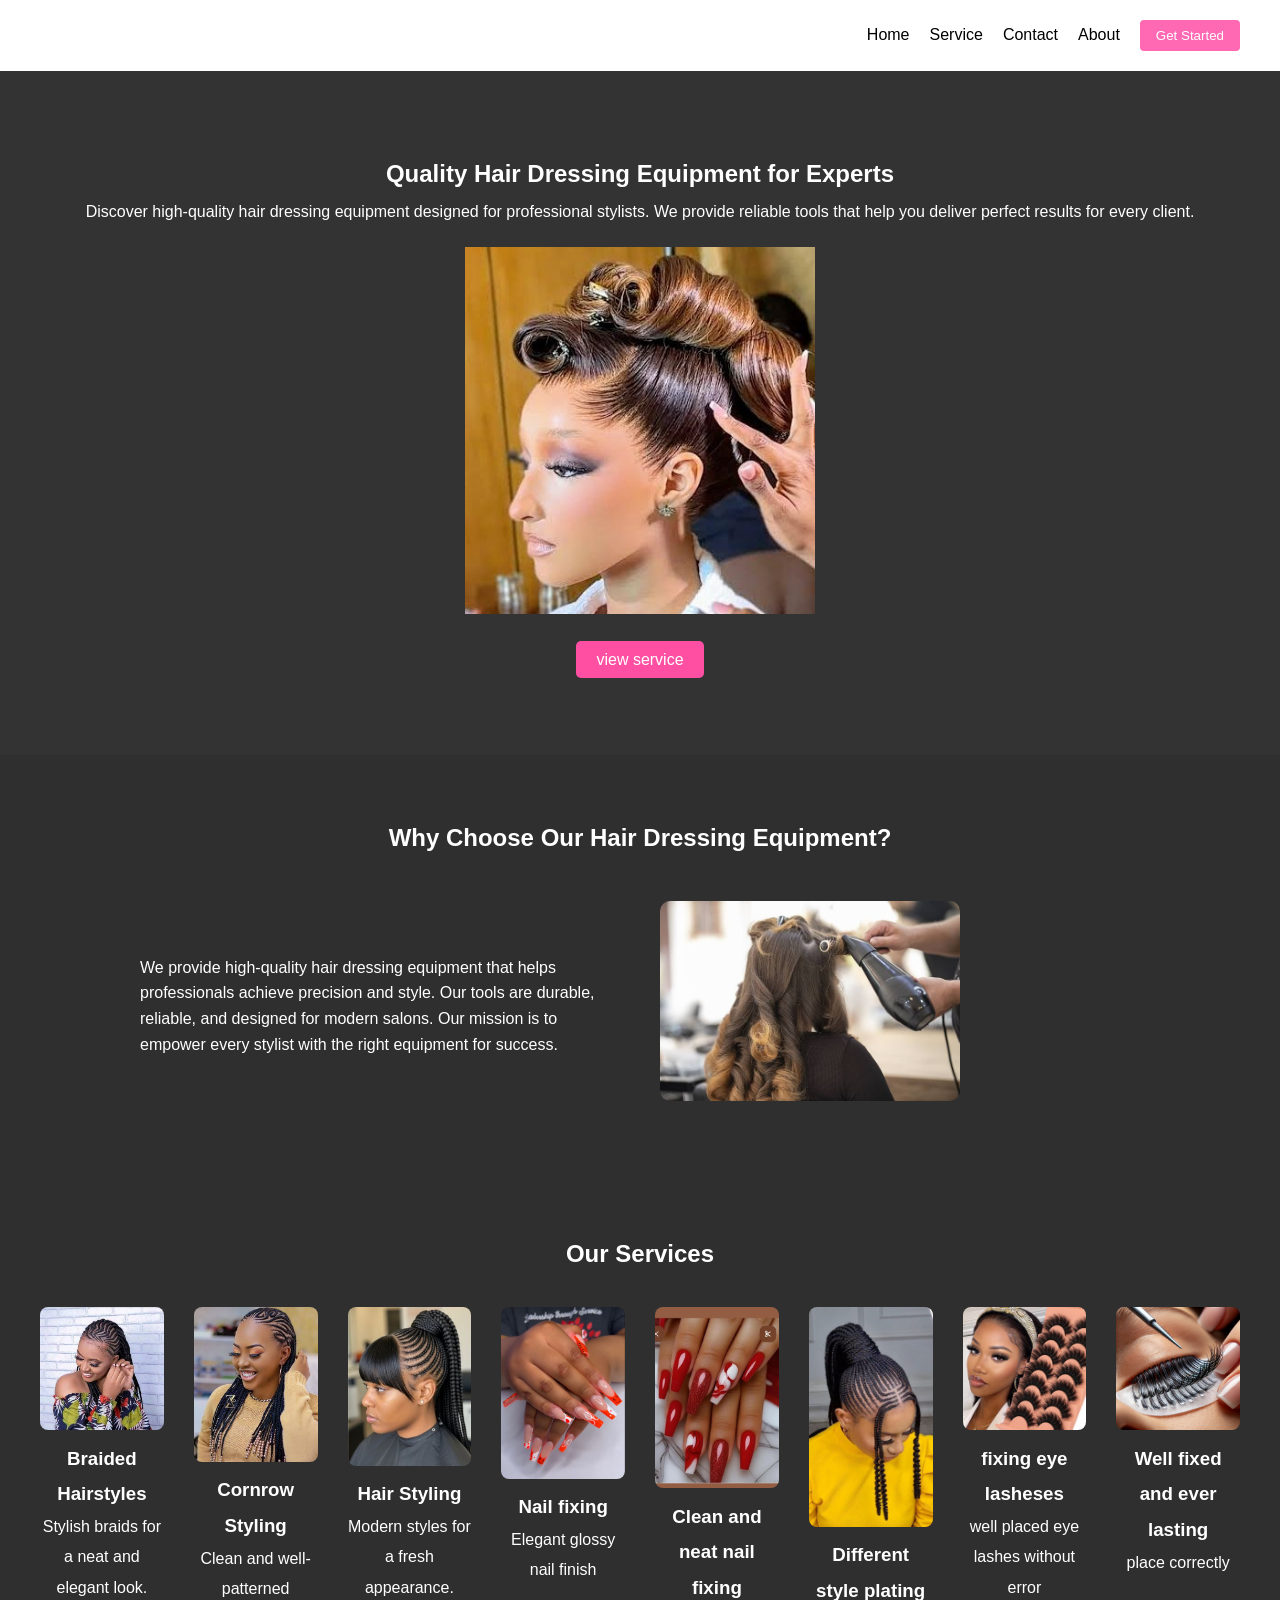
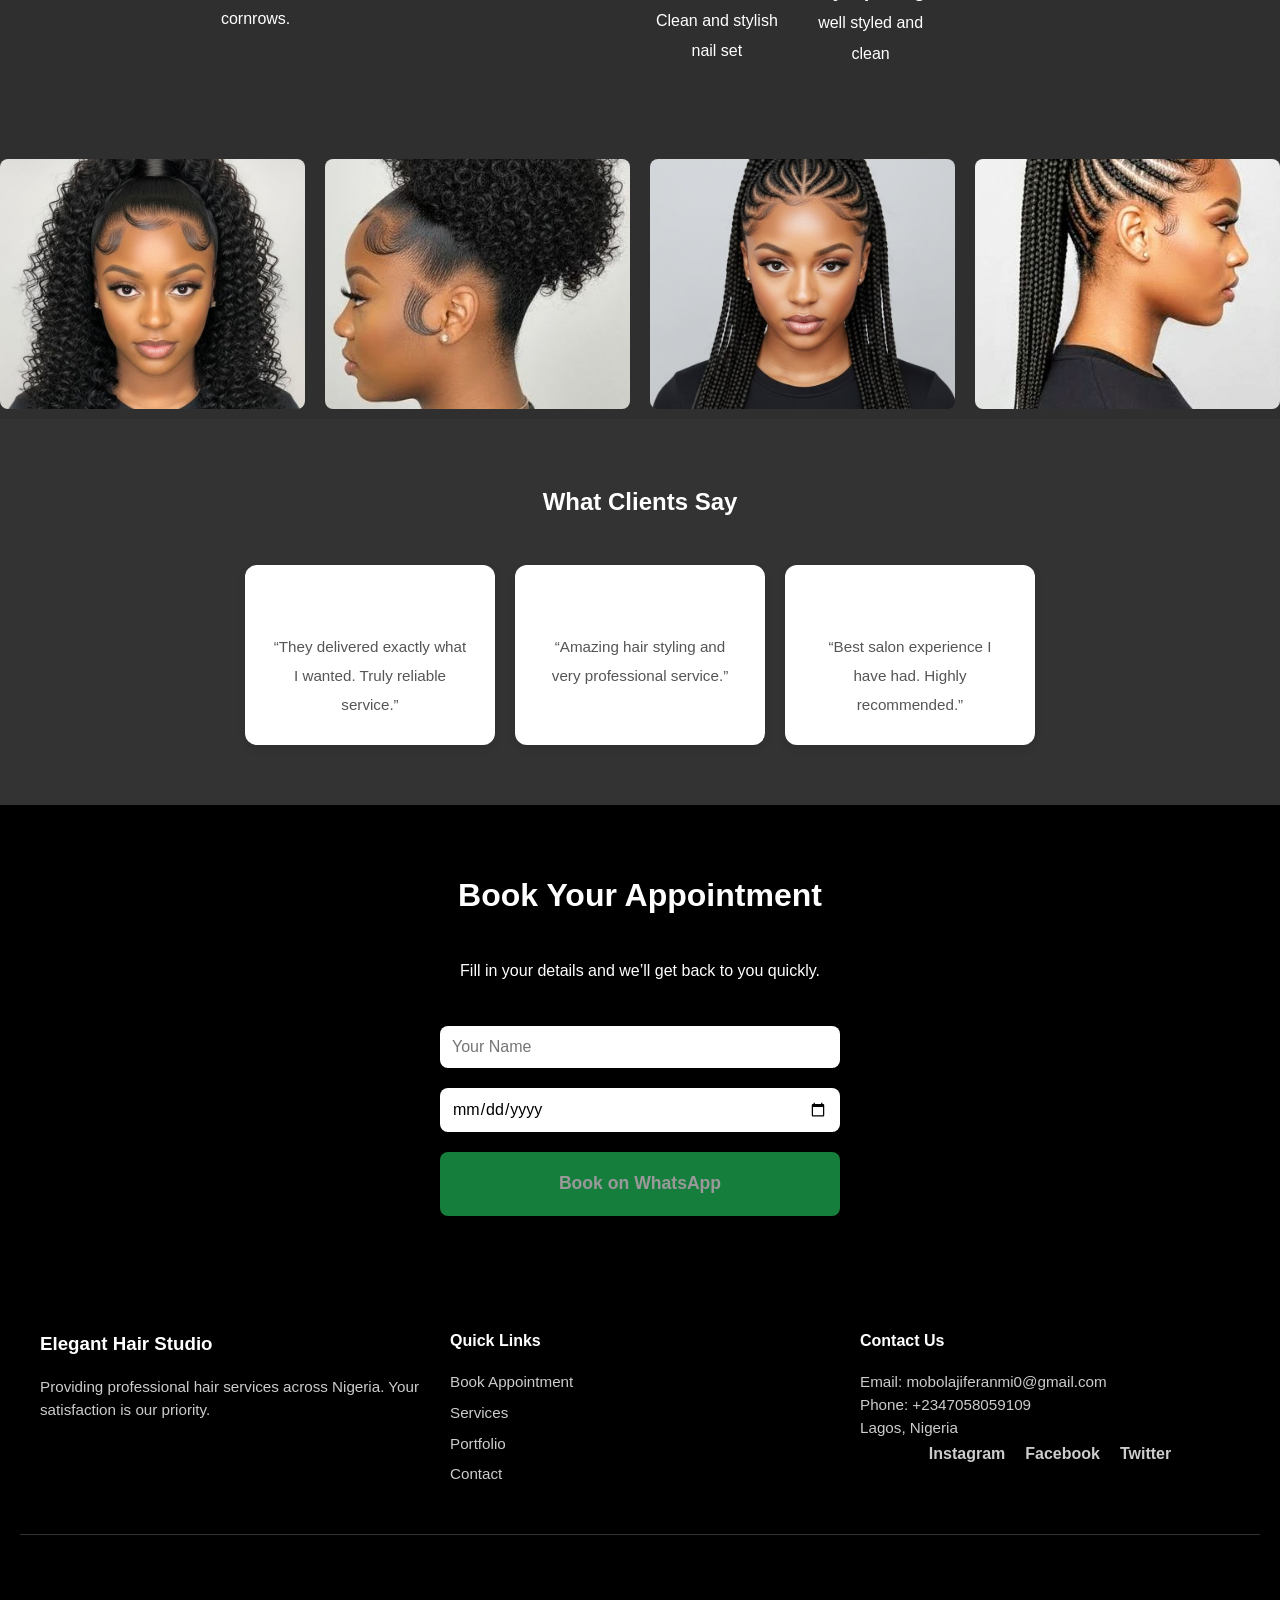
<file: index.html>
<!DOCTYPE html>
<html>

<head>
  <meta charset="UTF-8">
  <meta name="viewport" content="width=device-width, initial-scale=1">
<link rel="stylesheet" href="style.css">
  <title></title>
</head>

<body>
<!-- Header -->
<header>
  <div class="logo">
  </div>
  <nav class="nav-links">
    <a href="normally.html">Home</a>
    <a href="service.html">Service</a>
    <a href="contact.html">Contact </a>
    <a href="about.html">About </a>
    <button class="btn">Get Started</button>
  </nav>
</header>
  <!-- Hero Section -->
  <section class="hero">
  
  <h1>Quality Hair Dressing Equipment for Experts</h1>
  
  <p>
    Discover high-quality hair dressing equipment designed for professional stylists.
    We provide reliable tools that help you deliver perfect results for every client.
  </p>
  
  <img src="cut.jpg" alt="Hair dressing">
  
  <br>
  
  <a href="service.html" class="btm"> view service </a>
  
</section>
<section class="intro">
  
  <h2>Why Choose Our Hair Dressing Equipment?</h2>
  
  <div class="intro-container">
    
    <div class="intro-text">
      <p>
        We provide high-quality hair dressing equipment that helps professionals achieve precision and style.
        Our tools are durable, reliable, and designed for modern salons.
        Our mission is to empower every stylist with the right equipment for success.
      </p>
    </div>
    <div class="intro-image">
      <img src="inused.jpeg" alt="Hair styling">
    </div>
  </div>
</section>
<section class="services">
  
  <h2>Our Services</h2>
  
  <div class="service-container">
    
    <div class="service-box">
      <img src="first.jpeg" alt="Braided Hairstyles">
      <h3>Braided Hairstyles</h3>
      <p>Stylish braids for a neat and elegant look.</p>
    </div>
    
    <div class="service-box">
      <img src="second.jpeg" alt="Cornrow Styling">
      <h3>Cornrow Styling</h3>
      <p>Clean and well-patterned cornrows.</p>
    </div>
    <div class="service-box">
      <img src="putam~2.jpg" alt="Hair Styling">
      <h3>Hair Styling</h3>
      <p>Modern styles for a fresh appearance.</p>
    </div>
    <div class="service-box">
<img src="asabi.jpeg">
<h3>Nail fixing</h3>
<p class="desc">Elegant glossy nail finish</p>
  </div>
  <div class="service-box">
  <img src="fiiled.jpeg">
  <h3>Clean and neat nail fixing</h3>
  <p class="desc">Clean and stylish nail set</p>
  </div>
  <div class="service-box">
  <img src="past.jpeg">
  <h3>Different style plating </h3>
  <p class="desc">well styled and clean </p>
  </div>
    <div class="service-box">
    <img src="eye.jpeg">
    <h3> fixing eye lasheses</h3>
    <p class="desc">well placed eye lashes without error</p>
    </div>
  <div class="service-box">
    <img src="eye5.jpeg">
    <h3>Well fixed and ever lasting</h3>
    <p class="desc">place correctly </p>
</section>
<section class="portfolio">
  <div class="portfolio-container">
    <div class="portfolio-item"><img src="put 1.jpg" alt="Portfolio 1"></div>
    <div class="portfolio-item"><img src="put 2.jpg" alt="Portfolio 2"></div>
    <div class="portfolio-item"><img src="in 1 .jpg" alt="Portfolio 3"></div>
    <div class="portfolio-item"><img src="in 2.jpg" alt="Portfolio 4"></div>
  </div>
</section>
    
    
<section style="text-align:center; padding:60px 20px; background:#333333;color: white; border-color: white  ;">
  
  <h2 style="margin-bottom:40px;">What Clients Say</h2>
  
  <div style="display:flex; justify-content:center; gap:20px; flex-wrap:wrap;">
    
    <div class="testimonial-card" style="background:white; padding:25px; border-radius:12px; width:250px; box-shadow:0 4px 8px rgba(0,0,0,0.1);">
      <h3 style="font-size:1.1em; margin-bottom:10px;">Emeka Nwankwo</h3>
      <p style="font-size:0.95em; color:#555;">“They delivered exactly what I wanted. Truly reliable service.”</p>
    </div>
    
    <div class="testimonial-card" style="background:white; padding:25px; border-radius:12px; width:250px; box-shadow:0 4px 8px rgba(0,0,0,0.1);">
      <h3 style="font-size:1.1em; margin-bottom:10px;">Ada Okafor</h3>
      <p style="font-size:0.95em; color:#555;">“Amazing hair styling and very professional service.”</p>
    </div>
    
    <div class="testimonial-card" style="background:white; padding:25px; border-radius:12px; width:250px; box-shadow:0 4px 8px rgba(0,0,0,0.1);">
      <h3 style="font-size:1.1em; margin-bottom:10px;">Tunde Balogun</h3>
      <p style="font-size:0.95em; color:#555;">“Best salon experience I have had. Highly recommended.”</p>
    </div>
    
  </div>
  
</section>
<section id="book-appointment">
  <h2>Book Your Appointment</h2>
  <p>Fill in your details and we’ll get back to you quickly.</p>
  
  <form id="appointment-form">
    <input type="text" id="name" name="name" placeholder="Your Name" required>
    <input type="date" id="date" name="date" required>
    <a id="whatsapp-button" href="#" target="_blank">Book on WhatsApp</a>
  </form>
</section>
<script>
  const nameInput = document.getElementById('name');
  const dateInput = document.getElementById('date');
  const whatsappButton = document.getElementById('whatsapp-button');
  const phoneNumber = "+2347058059109"; // replace with your number
  
  // Enable button when name is filled
  function updateButtonState() {
    if (nameInput.value.trim() !== "") {
      whatsappButton.classList.add('active');
    } else {
      whatsappButton.classList.remove('active');
    }
  }
  
  // Send WhatsApp message with name & date
  function sendWhatsAppMessage(event) {
    event.preventDefault();
    if (nameInput.value.trim() === "") return;
    
    const name = encodeURIComponent(nameInput.value.trim());
    const date = encodeURIComponent(dateInput.value || "Not specified");
    const message = `Hello, my name is ${name} and I want to book an appointment on ${date}.`;
    
    const url = `https://wa.me/${phoneNumber}?text=${message}`;
    window.open(url, "_blank");
  }
  
  // Listeners
  nameInput.addEventListener('input', updateButtonState);
  dateInput.addEventListener('input', updateButtonState);
  whatsappButton.addEventListener('click', sendWhatsAppMessage);
</script>
<footer id="footer">
  <div class="footer-container">
    <!-- About / Brand -->
    <div class="footer-section">
      <h3>Elegant Hair Studio</h3>
      <p>Providing professional hair services across Nigeria. Your satisfaction is our priority.</p>
    </div>
    
    <!-- Quick Links -->
    <div class="footer-section">
      <h4>Quick Links</h4>
      <ul>
        <li><a href="#book-appointment">Book Appointment</a></li>
        <li><a href="#services">Services</a></li>
        <li><a href="#portfolio">Portfolio</a></li>
        <li><a href="#contact">Contact</a></li>
      </ul>
    </div>
    
    <!-- Contact Info -->
    <div class="footer-section">
      <h4>Contact Us</h4>
      <p>Email: mobolajiferanmi0@gmail.com</p>
      <p>Phone: +2347058059109</p>
      <p>Lagos, Nigeria</p>
        <div class="social-links">
    <a href="https://instagram.com/" target="_blank" class="social-icon">Instagram</a>
    <a href="https://facebook.com/" target="_blank" class="social-icon">Facebook</a>
    <a href="https://twitter.com/" target="_blank" class="social-icon">Twitter</a>
  </div>
    </div>
    
  </div>
  
  <div class="footer-bottom">
    <p>&copy; 2026 Elegant Hair Studio. All rights reserved.</p>
  </div>
</footer>
</body>

</html>
</file>
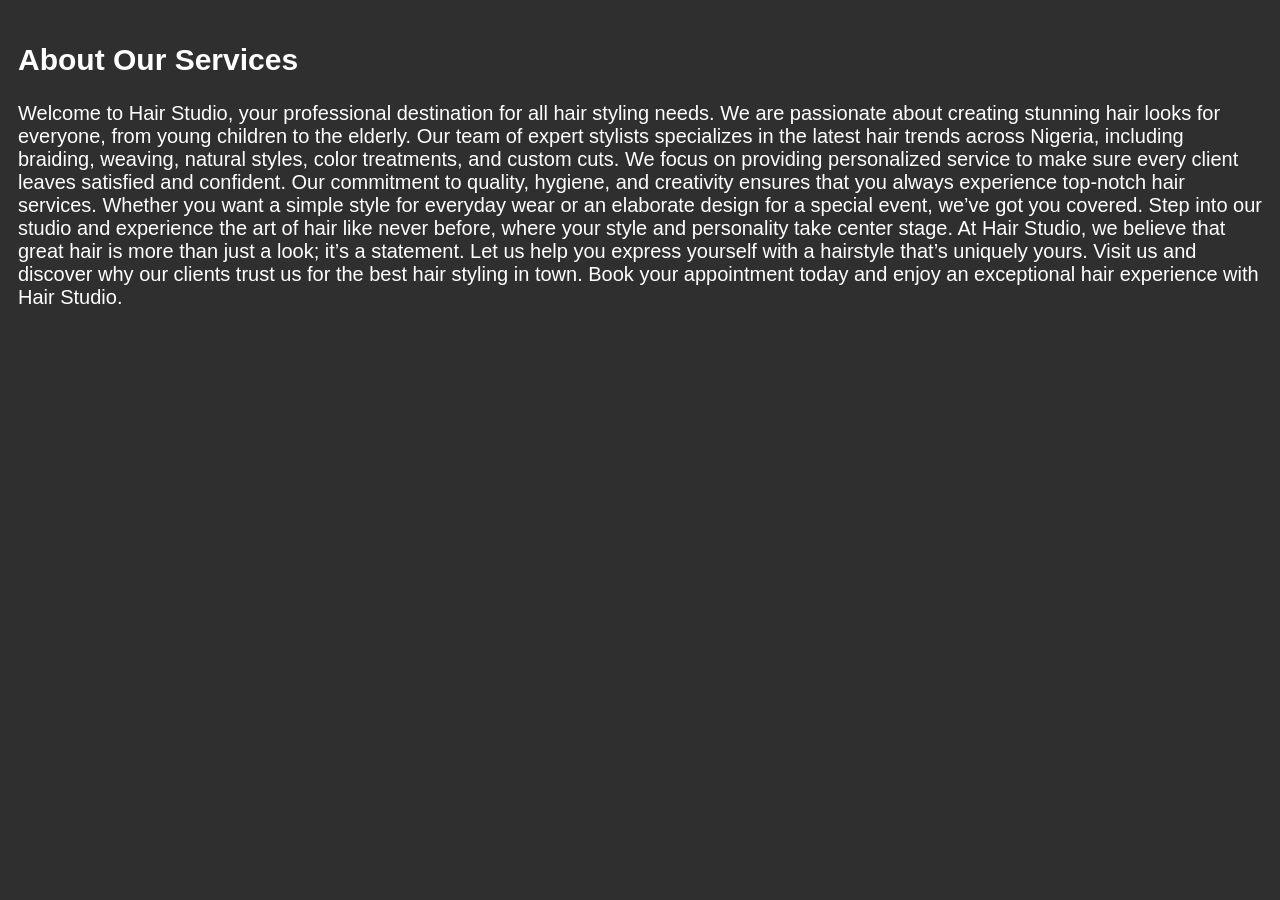
<file: about.html>
<!DOCTYPE html>
<html>

<head>
  <meta charset="UTF-8">
  <meta name="viewport" content="width=device-width, initial-scale=1">
  <title>About</title>
</head>
<style>
body{
  background: #2f2f2f;
}
.about{
background: #2f2f2f;
color: white;
padding: 10px;
gap: 20px;
}
.about-text{
font-size: 20px;
font-family: Impact, Haettenschweiler, 'Arial Narrow Bold', sans-serif;
}
</style>
<body>
    <section id="about" class="about">
    <div class="about-text">
      <h2>About Our Services</h2>
      <p>
        Welcome to Hair Studio, your professional destination for all hair styling needs.
        We are passionate about creating stunning hair looks for everyone, from young children
        to the elderly. Our team of expert stylists specializes in the latest hair trends across Nigeria,
        including braiding, weaving, natural styles, color treatments, and custom cuts.
        We focus on providing personalized service to make sure every client leaves satisfied
        and confident. Our commitment to quality, hygiene, and creativity ensures that
        you always experience top-notch hair services. Whether you want a simple style for everyday wear
        or an elaborate design for a special event, we’ve got you covered. Step into our studio and
        experience the art of hair like never before, where your style and personality take center stage.
        At Hair Studio, we believe that great hair is more than just a look; it’s a statement.
        Let us help you express yourself with a hairstyle that’s uniquely yours.
        Visit us and discover why our clients trust us for the best hair styling in town.
        Book your appointment today and enjoy an exceptional hair experience with Hair Studio.
      </p>
    </div>
  </section>
</body>

</html>
</file>
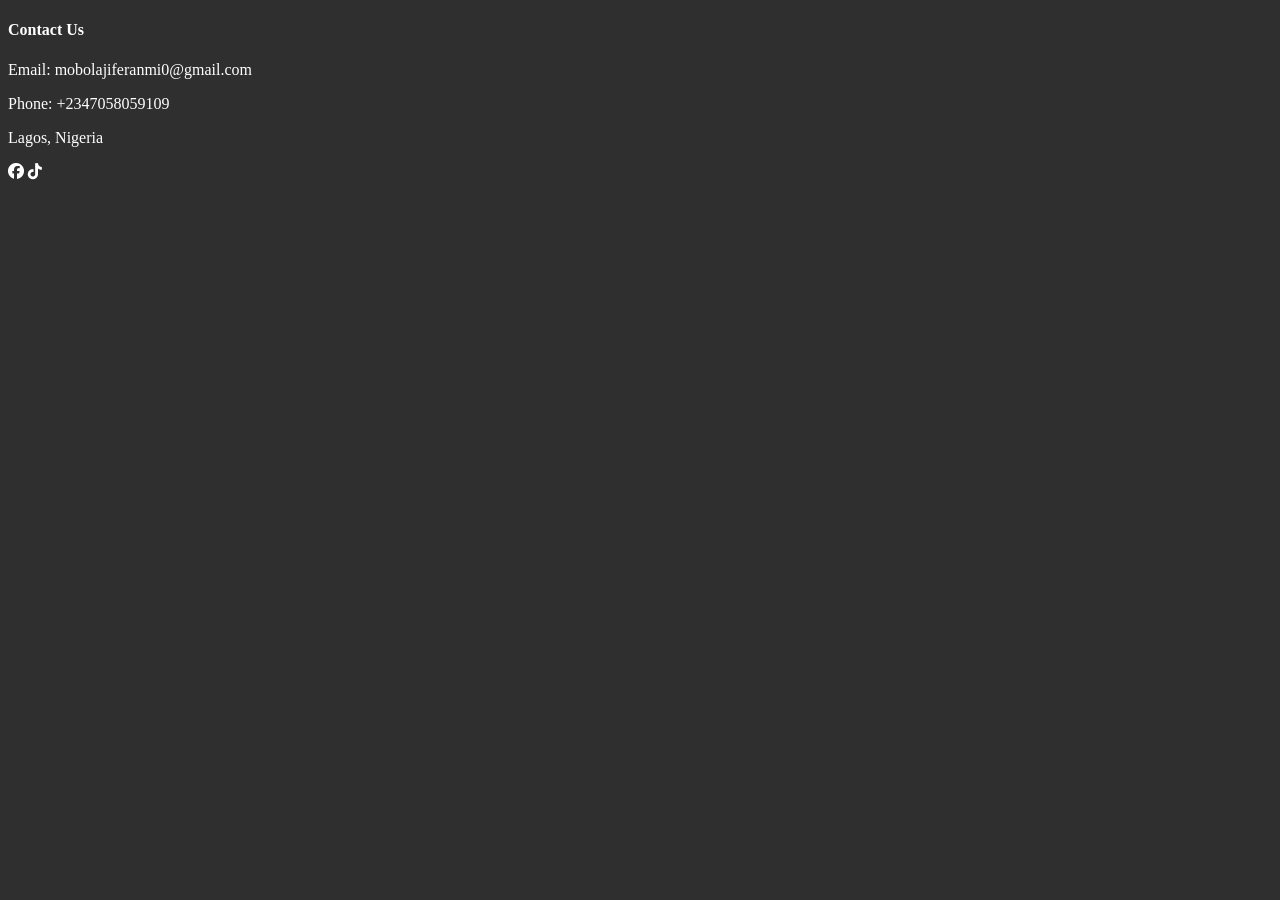
<file: contact.html>
<!DOCTYPE html>
<html>

<head>
  <meta charset="UTF-8">
  <meta name="viewport" content="width=device-width, initial-scale=1">
  <link rel="stylesheet" href="https://cdnjs.cloudflare.com/ajax/libs/font-awesome/6.4.0/css/all.min.css">
  <title>contac</title>
</head>
<style>
body{
  background: #2f2f2f;
}
.footer-section{
  color: white;
}
.footer-section a{
  text-decoration: none;
  color: white;
}
</style>
<body>
      <!-- Contact Info -->
    <div class="footer-section">
      <h4>Contact Us</h4>
      <p>Email: mobolajiferanmi0@gmail.com</p>
      <p>Phone: +2347058059109</p>
      <p>Lagos, Nigeria</p>
      <div class="social-links">
<a href="https://www.facebook.com/share/1E3q4uV864/" target="_blank"><i class="fab fa-facebook"></i></a>
<a href="https://www.tiktok.com/@apekexyfa36?_r=1&_t=ZS-94aJ1UssNXB" target="_blank"><i class="fab fa-tiktok"></i></a>
      </div>
    </div>
    
    </div>
</body>

</html>
</file>
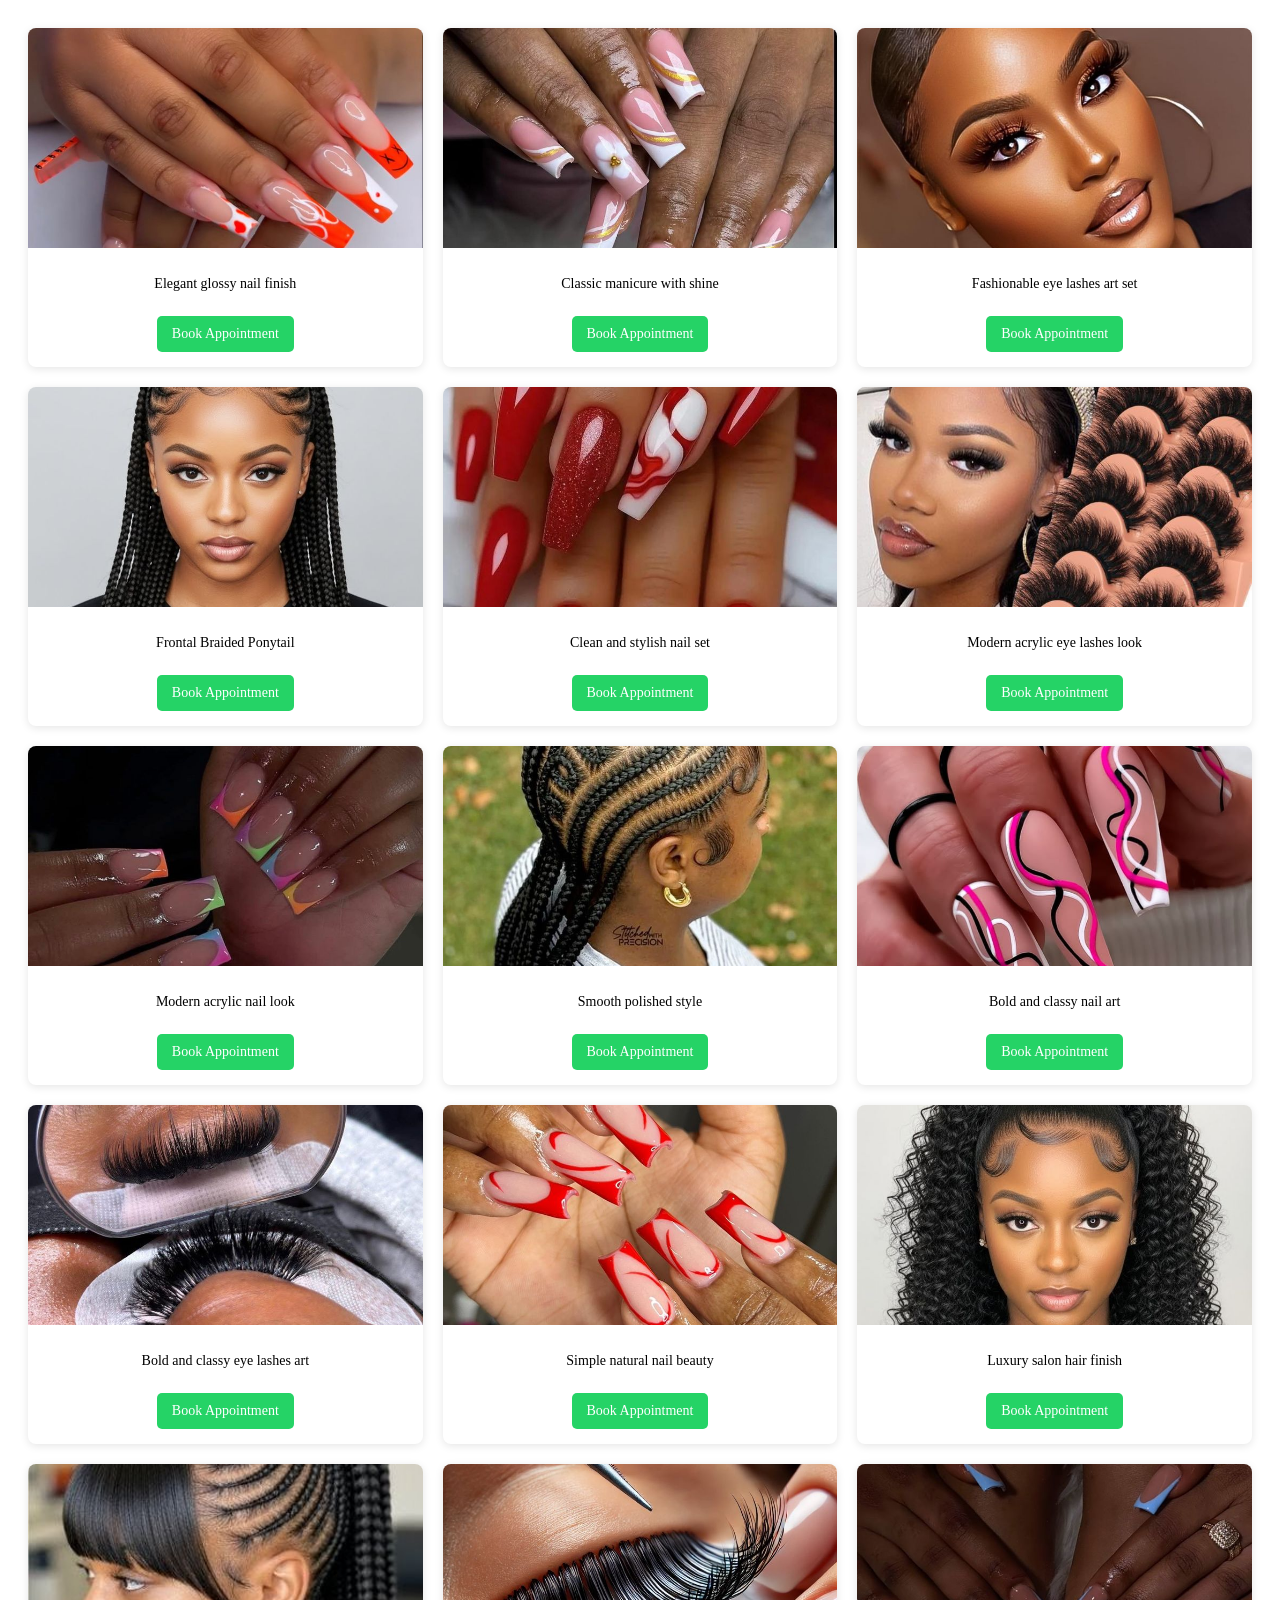
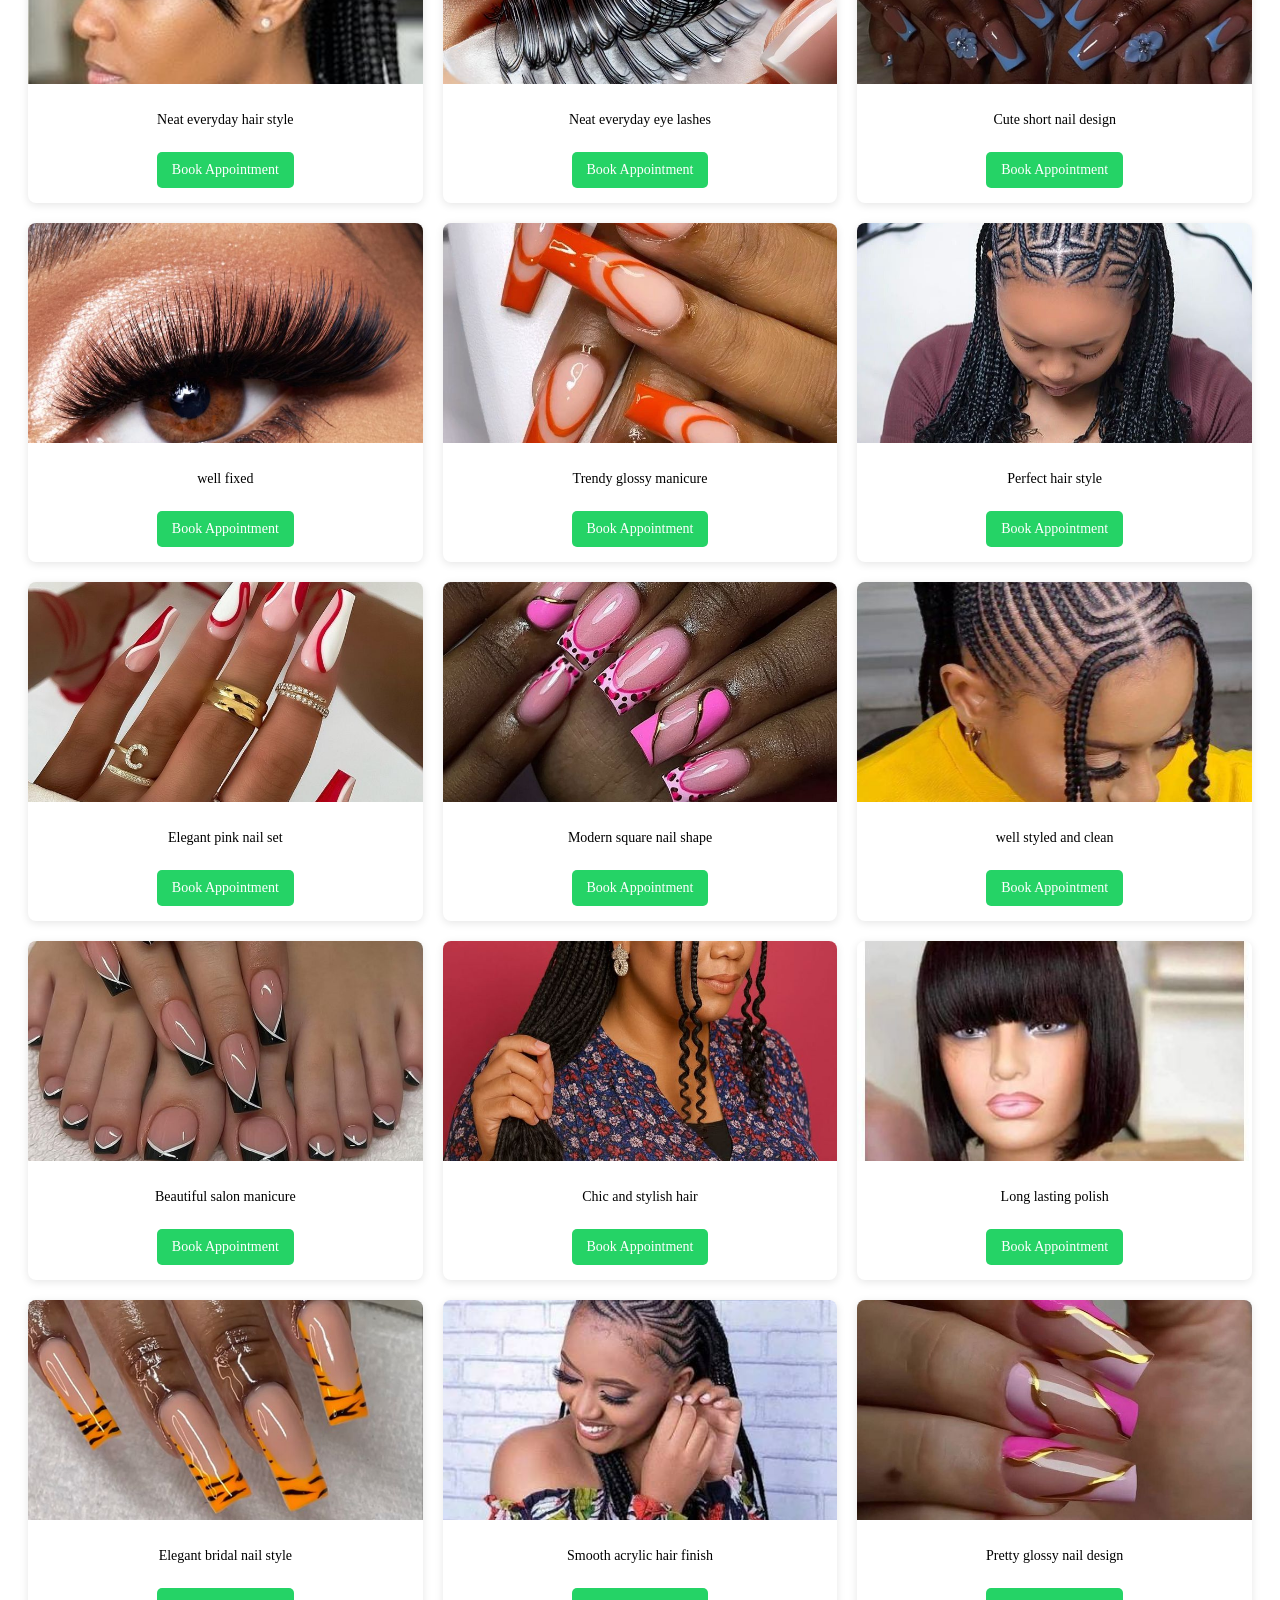
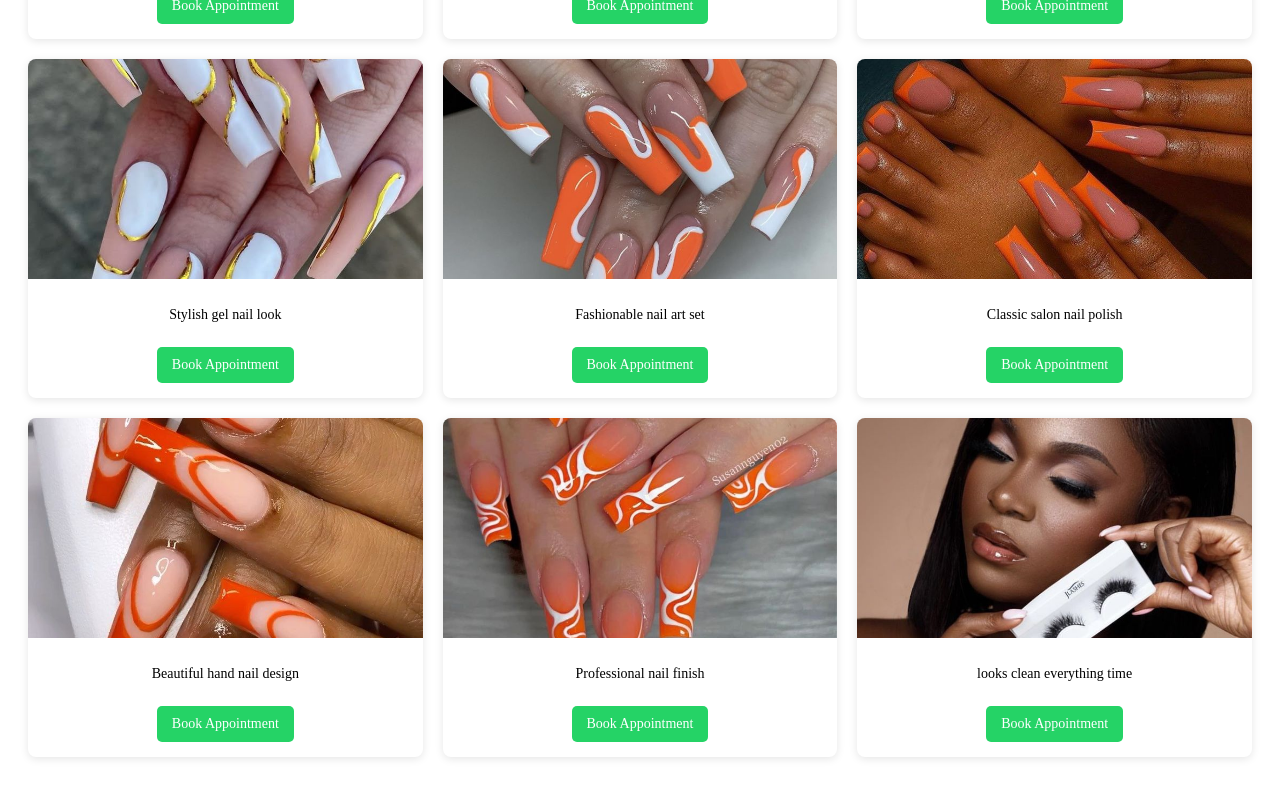
<file: service.html>
<!DOCTYPE html>
<html>

<head>
  <meta charset="UTF-8">
  <meta name="viewport" content="width=device-width, initial-scale=1">
  <link rel="stylesheet" href="service.css">
  <title></title>
</head>

<body>
<div class="shop-grid">
  
<div class="product">
  <img src="asabi.jpeg" onclick="showImage(this.src)">
  <p class="desc">Elegant glossy nail finish</p>
  <a class="book-btn" href="https://wa.me/2347058059109?text=Hello%20I%20want%20to%20book%20Elegant%20glossy%20nail%20finish" target="_blank">Book Appointment</a>
</div>

<div class="product">
  <img src="beautiful dail nails.jpeg" onclick="showImage(this.src)">
  <p class="desc">Classic manicure with shine</p>
  <a class="book-btn" href="https://wa.me/2347058059109?text=Hello%20I%20want%20to%20book%20Classic%20manicure%20with%20shine" target="_blank">Book Appointment</a>
</div>
<div class="product">
  <img src="eye2.jpeg" onclick="showImage(this.src)">
  <p class="desc">Fashionable eye lashes  art set</p>
  <a class="book-btn" href="https://wa.me/2347058059109?text=Hello%20I%20want%20to%20book%20Fashionable%20eye%20lashes%20art%20set" target="_blank">Book Appointment</a>
</div>
<div class="product">
  <img src="in 1 .jpg" onclick="showImage(this.src)">
  <p class="desc">Frontal Braided Ponytail</p>
  <a class="book-btn" href="https://wa.me/2347058059109?text=Hello%20I%20want%20to%20book%20fontal%20braided%20hponytail" target="_blank">Book Appointment</a>
</div>

<div class="product">
  <img src="fiiled.jpeg" onclick="showImage(this.src)">
  <p class="desc">Clean and stylish nail set</p>
  <a class="book-btn" href="https://wa.me/2347058059109?text=Hello%20I%20want%20to%20book%20Clean%20and%20stylish%20nail%20set" target="_blank">Book Appointment</a>
</div>
<div class="product">
  <img src="eye.jpeg" onclick="showImage(this.src)">
  <p class="desc">Modern acrylic eye lashes  look</p>
  <a class="book-btn" href="https://wa.me/2347058059109?text=Hello%20I%20want%20to%20book%20modern%20acrylic%20lashes%20look" target="_blank">Book Appointment</a>
</div>
<div class="product">
  <img src="cat.jpeg" onclick="showImage(this.src)">
  <p class="desc">Modern acrylic nail look</p>
  <a class="book-btn" href="https://wa.me/2347058059109?text=Hello%20I%20want%20to%20book%20Modern%20acrylic%20nail%20look" target="_blank">Book Appointment</a>
</div>

<div class="product">
  <img src="get.jpeg" onclick="showImage(this.src)">
  <p class="desc">Smooth polished style</p>
  <a class="book-btn" href="https://wa.me/2347058059109?text=Hello%20I%20want%20to%20book%20Smooth%20polished%20style" target="_blank">Book Appointment</a>
</div>

<div class="product">
  <img src="print.jpeg" onclick="showImage(this.src)">
  <p class="desc">Bold and classy nail art</p>
  <a class="book-btn" href="https://wa.me/2347058059109?text=Hello%20I%20want%20to%20book%20Bold%20and%20classy%20nail%20art" target="_blank">Book Appointment</a>
</div>
<div class="product">
  <img src="eye4.jpeg" onclick="showImage(this.src)">
  <p class="desc">Bold and classy eye lashes  art</p>
  <a class="book-btn" href="https://wa.me/2347058059109?text=Hello%20I%20want%20to%20book%20Bold%20and%20classy%20eye%20lashes%20art" target="_blank">Book Appointment</a>
</div>
<div class="product">
  <img src="vib.jpeg" onclick="showImage(this.src)">
  <p class="desc">Simple natural nail beauty</p>
  <a class="book-btn" href="https://wa.me/2347058059109?text=Hello%20I%20want%20to%20book%20Simple%20natural%20nail%20beauty" target="_blank">Book Appointment</a>
</div>

<div class="product">
  <img src="put 1.jpg" onclick="showImage(this.src)">
  <p class="desc">Luxury salon hair finish</p>
  <a class="book-btn" href="https://wa.me/2347058059109?text=Hello%20I%20want%20to%20book%20Luxury%20salon%20nail%20finish" target="_blank">Book Appointment</a>
</div>

<div class="product">
  <img src="putam~2.jpg" onclick="showImage(this.src)">
  <p class="desc">Neat everyday hair style</p>
  <a class="book-btn" href="https://wa.me/2347058059109?text=Hello%20I%20want%20to%20book%20neat%20everyday%20hair%20style" target="_blank">Book Appointment</a>
</div>
<div class="product">
  <img src="eye5.jpeg" onclick="showImage(this.src)">
  <p class="desc">Neat everyday eye lashes</p>
  <a class="book-btn" href="https://wa.me/2347058059109?text=Hello%20I%20want%20to%20book%20neat%20everyday%20eye%20lashes%20style" target="_blank">Book Appointment</a>
</div>
<div class="product">
  <img src="servicet.jpeg" onclick="showImage(this.src)">
  <p class="desc">Cute short nail design</p>
  <a class="book-btn" href="https://wa.me/2347058059109?text=Hello%20I%20want%20to%20book%20Cute%20short%20nail%20design" target="_blank">Book Appointment</a>
</div>
<div class="product">
  <img src="Eye6.jpeg" onclick="showImage(this.src)">
  <p class="desc">well fixed</p>
  <a class="book-btn" href="https://wa.me/2347058059109?text=Hello%20I%20want%20to%20book%20well%20fixed" target="_blank">Book Appointment</a>
</div>
<div class="product">
  <img src="service.jpeg" onclick="showImage(this.src)">
  <p class="desc">Trendy glossy manicure</p>
  <a class="book-btn" href="https://wa.me/2347058059109?text=Hello%20I%20want%20to%20book%20Trendy%20glossy%20manicure" target="_blank">Book Appointment</a>
</div>

<div class="product">
  <img src="bet.jpeg" onclick="showImage(this.src)">
  <p class="desc">Perfect hair style</p>
  <a class="book-btn" href="https://wa.me/2347058059109?text=Hello%20I%20want%20to%20book%20Perfect%20hair%20style" target="_blank">Book Appointment</a>
</div>

<div class="product">
  <img src="nails.jpeg" onclick="showImage(this.src)">
  <p class="desc">Elegant pink nail set</p>
  <a class="book-btn" href="https://wa.me/2347058059109?text=Hello%20I%20want%20to%20book%20Elegant%20pink%20nail%20set" target="_blank">Book Appointment</a>
</div>

<div class="product">
  <img src="New nailsssss.jpeg" onclick="showImage(this.src)">
  <p class="desc">Modern square nail shape</p>
  <a class="book-btn" href="https://wa.me/2347058059109?text=Hello%20I%20want%20to%20book%20Modern%20square%20nail%20shape" target="_blank">Book Appointment</a>
</div>

<div class="product">
  <img src="past.jpeg" onclick="showImage(this.src)">
  <p class="desc">well styled and clean </p>
  <a class="book-btn" href="https://wa.me/2347058059109?text=Hello%20I%20want%20to%20book%20well%20styled%20and%20clean" target="_blank">Book Appointment</a>
</div>

<div class="product">
  <img src="teyhe.jpeg" onclick="showImage(this.src)">
  <p class="desc">Beautiful salon manicure</p>
  <a class="book-btn" href="https://wa.me/2347058059109?text=Hello%20I%20want%20to%20book%20Beautiful%20salon%20manicure" target="_blank">Book Appointment</a>
</div>

<div class="product">
  <img src="copy.jpeg" onclick="showImage(this.src)">
  <p class="desc">Chic and stylish hair</p>
  <a class="book-btn" href="https://wa.me/2347058059109?text=Hello%20I%20want%20to%20book%20Chic%20and%20stylish%20hair" target="_blank">Book Appointment</a>
</div>

<div class="product">
  <img src="wig.jpg" onclick="showImage(this.src)">
  <p class="desc">Long lasting  polish</p>
  <a class="book-btn" href="https://wa.me/2347058059109?text=Hello%20I%20want%20to%20book%20Long%20lasting%20polish" target="_blank">Book Appointment</a>
</div>

<div class="product">
  <img src="shut.jpeg" onclick="showImage(this.src)">
  <p class="desc">Elegant bridal nail style</p>
  <a class="book-btn" href="https://wa.me/2347058059109?text=Hello%20I%20want%20to%20book%20Elegant%20bridal%20nail%20style" target="_blank">Book Appointment</a>
</div>

<div class="product">
  <img src="first.jpeg" onclick="showImage(this.src)">
  <p class="desc">Smooth acrylic hair finish</p>
  <a class="book-btn" href="https://wa.me/2347058059109?text=Hello%20I%20want%20to%20book%20Smooth%20acrylic%20haire%20finish" target="_blank">Book Appointment</a>
</div>

<div class="product">
  <img src="muys.jpeg" onclick="showImage(this.src)">
  <p class="desc">Pretty glossy nail design</p>
  <a class="book-btn" href="https://wa.me/2347058059109?text=Hello%20I%20want%20to%20book%20Pretty%20glossy%20nail%20design" target="_blank">Book Appointment</a>
</div>

<div class="product">
  <img src="reload.jpeg" onclick="showImage(this.src)">
  <p class="desc">Stylish gel nail look</p>
  <a class="book-btn" href="https://wa.me/2347058059109?text=Hello%20I%20want%20to%20book%20Stylish%20gel%20nail%20look" target="_blank">Book Appointment</a>
</div>

<div class="product">
  <img src="loaded.jpeg" onclick="showImage(this.src)">
  <p class="desc">Fashionable nail art set</p>
  <a class="book-btn" href="https://wa.me/2347058059109?text=Hello%20I%20want%20to%20book%20Fashionable%20nail%20art%20set" target="_blank">Book Appointment</a>
</div>

<div class="product">
  <img src="kick.jpeg" onclick="showImage(this.src)">
  <p class="desc">Classic salon nail polish</p>
  <a class="book-btn" href="https://wa.me/2347058059109?text=Hello%20I%20want%20to%20book%20Classic%20salon%20nail%20polish" target="_blank">Book Appointment</a>
</div>

<div class="product">
  <img src="service.jpeg" onclick="showImage(this.src)">
  <p class="desc">Beautiful hand nail design</p>
  <a class="book-btn" href="https://wa.me/2347058059109?text=Hello%20I%20want%20to%20book%20Beautiful%20hand%20nail%20design" target="_blank">Book Appointment</a>
</div>


<div class="product">
  <img src="li.jpeg" onclick="showImage(this.src)">
  <p class="desc">Professional nail finish</p>
  <a class="book-btn" href="https://wa.me/2347058059109?text=Hello%20I%20want%20to%20book%20Professional%20nail%20finish" target="_blank">Book Appointment</a>
</div>
<div class="product">
  <img src="eye3.jpeg" onclick="showImage(this.src)">
  <p class="desc">looks clean everything time</p>
  <a class="book-btn" href="https://wa.me/2347058059109?text=Hello%20I%20want%20to%20book%20looks%20clean%20every%20time" target="_blank">Book Appointment</a>
</div>

<!-- Image Preview -->
<div id="preview" onclick="closeImage()">
  <img id="previewImg">
</div>
<script>
  function showImage(src) {
  document.getElementById("preview").style.display = "flex";
  document.getElementById("previewImg").src = src;
}

function closeImage() {
  document.getElementById("preview").style.display = "none";
}
</script>

</body>

</html>
</file>
<file: style.css>
* {
      margin: 0;
      padding: 0;
      box-sizing: border-box;
      font-family: Arial, sans-serif;
    }
    
    body {
      line-height: 1.9;
      color: #333;
    }
    
    a {
      text-decoration: none;
      color: inherit;
    }
    
    
    
    /* Header */
    header {
      display: flex;
      justify-content: space-between;
      align-items: center;
      padding: 20px 40px;
      background: white ;
      color: black;
    }
    
    header .nav-links {
      display: flex;
      gap: 20px;
    }
    
    header .btn {
      padding: 8px 16px;
      background: #ff69b4;
      color: #fff;
      border: none;
      cursor: pointer;
      border-radius: 4px;
    }
        /* Hero Section */
    .hero {
      text-align: center;
      padding: 80px 20px;
      background: #333333;
      color: white;
    }
   .hero img {
  width: 350px;
  height: auto;
  display: block;
  margin: auto;
}

.btm {
  margin-top: 15px;
  padding: 10px 20px;
  background: #ff4fa3;
  color: white;
  border: none;
  border-radius: 5px;
  cursor: pointer;
}
.hero p {
  margin-bottom: 20px;
}
.hero span{
  font-weight: bold;
}
.hero hr {
  border: none;
  border-top: 2px dashed #ff6600;
  width: 80%;
  margin: 40px auto 0;
}
.intro {
  padding: 60px 40px;
  background: #2f2f2f;
  color: white;
}

.intro h2 {
  text-align: center;
  margin-bottom: 40px;
}

.intro-container {
  display: flex;
  align-items: center;
  justify-content: center;
  gap: 40px;
}

.intro-text {
  width: 40%;
  line-height: 1.6;
}

.intro-image img {
  width: 300px;
  border-radius: 10px;
}
.services {
  padding: 60px 40px;
  text-align: center;
  background:#2f2f2f;
  color: white;
}

.service-container {
  display: flex;
  justify-content: center;
  gap: 30px;
  margin-top: 30px;
}

.service-box {
  width: 250px;
}

.service-box img {
  width: 100%;
  border-radius: 8px;
}

.portfolio{
  background: #2f2f2f;
}
.portfolio-container {
  display: flex;
  gap: 20px; /* space between images */
  justify-content: space-between; /* evenly distributes the items */
  flex-wrap: wrap; /* allows responsiveness on smaller screens */
}

.portfolio-item {
  flex: 1 1 calc(25% - 15px); /* 4 items per row with spacing */
}

/* Portfolio Section Only */
.portfolio img {
  width: 100%;
  height: 250px;   /* set the same height for all images */
  object-fit: cover; /* keeps images from stretching */
  border-radius: 8px; /* optional */
  margin-top: 30px;
}
.portfolio-grid {
  display: grid;
  grid-template-columns: repeat(4, 1fr);
  gap: 15px;
}

#book-appointment {
  padding: 60px 20px;
  background-color: #000;
  color: #fff;
  text-align: center;
  font-family: Arial, sans-serif;
}

#book-appointment h2 { font-size: 2em; margin-bottom: 30px; }
#book-appointment p { font-size: 1em; margin-bottom: 40px; }

#appointment-form {
  max-width: 400px;
  margin: 0 auto;
  display: flex;
  flex-direction: column;
  gap: 20px;
}

#appointment-form input[type="text"],
#appointment-form input[type="date"] {
  padding: 12px;
  border-radius: 8px;
  border: none;
  font-size: 1em;
}

#whatsapp-button {
  display: inline-block;
  text-decoration: none;
  background-color: #25D366;
  color: #fff;
  padding: 15px;
  border-radius: 8px;
  font-size: 1.1em;
  font-weight: bold;
  text-align: center;
  transition: opacity 0.3s;
  opacity: 0.6;
  pointer-events: none; /* initially disabled */
}

#whatsapp-button.active {
  pointer-events: auto;
  opacity: 1;
}

#whatsapp-button:hover { background-color: #1ebe5d; }
/* Footer Styling */
#footer {
  background-color: #000;
  color: #fff;
  padding: 50px 20px 20px 20px;
  font-family: Arial, sans-serif;
}

.footer-container {
  display: flex;
  flex-wrap: wrap;
  justify-content: space-between;
  gap: 30px;
  max-width: 1200px;
  margin: 0 auto;
}

.footer-section {
  flex: 1 1 250px;
}

.footer-section h3,
.footer-section h4 {
  margin-bottom: 15px;
  color: #fff;
}

.footer-section p,
.footer-section li {
  font-size: 0.95em;
  color: #ccc;
  line-height: 1.5em;
}

.footer-section ul {
  list-style: none;
  padding: 0;
}

.footer-section ul li {
  margin-bottom: 8px;
}

.footer-section ul li a {
  text-decoration: none;
  color: #ccc;
  transition: color 0.3s;
}

.footer-section ul li a:hover {
  color: #25D366; /* WhatsApp green highlight */
}

/* Footer Bottom */
.footer-bottom {
  text-align: center;
  margin-top: 40px;
  font-size: 0.9em;
  color: black;
  border-top: 1px solid #333;
  padding-top: 20px;
}

/* Responsive */
@media (max-width: 768px) {
  .footer-container {
    flex-direction: column;
    align-items: center;
  }
  .footer-section {
    text-align: center;
  }
}
/* Contact Info Section */
#contact-info {
  padding: 60px 20px;
  background-color: #111;
  color: #fff;
  text-align: center;
  font-family: Arial, sans-serif;
}

#contact-info h2 {
  font-size: 2em;
  margin-bottom: 10px;
}

#contact-info p {
  font-size: 1em;
  margin-bottom: 40px;
  color: #ccc;
}

/* Cards Layout */
.contact-cards {
  display: flex;
  justify-content: center;
  flex-wrap: wrap;
  gap: 30px;
  margin-bottom: 40px;
}

.contact-card {
  background-color: #000;
  padding: 25px;
  border-radius: 12px;
  min-width: 200px;
  flex: 1 1 200px;
  box-shadow: 0 4px 10px rgba(0,0,0,0.3);
}

.contact-card h4 {
  margin-bottom: 10px;
  color: #25D366; /* WhatsApp green accent */
}

.contact-card p {
  color: #ccc;
  font-size: 0.95em;
  line-height: 1.5em;
}

/* Social Links */
.social-links {
  display: flex;
  justify-content: center;
  gap: 20px;
}

.social-links a {
  text-decoration: none;
  color: #ccc;
  font-weight: bold;
  font-size: 1em;
  transition: color 0.3s, transform 0.3s;
}

.social-links a:hover {
  color: #25D366; /* WhatsApp green accent for hover */
  transform: scale(1.1);
}

/* Responsive */
@media (max-width: 768px) {
  .contact-cards {
    flex-direction: column;
    align-items: center;
  }
  .contact-card {
    width: 80%;
    text-align: center;
  }
  .social-links {
    flex-direction: column;
    gap: 15px;
  }
}
/* ------------------ Responsive Adjustments ------------------ */

/* Phone: up to 767px */
@media (max-width: 767px) {
  /* Intro Section */
  .intro-container {
    flex-direction: column;
    align-items: center;
  }
  .intro-text, .intro-image {
    width: 90%;
    text-align: center;
  }
  .intro-image img {
    width: 80%;
    height: auto;
  }

  /* Services Section */
  .service-container {
    flex-direction: column;
    align-items: center;
  }
  .service-box {
    width: 90%;
    margin-bottom: 20px;
  }

  /* Portfolio Section */
  .portfolio-container {
    flex-direction: column;
    align-items: center;
  }
  .portfolio-item {
    width: 90%;
    margin-bottom: 20px;
  }

  /* Hero Section Image */
  .hero img {
    width: 80%;
    height: auto;
  }

  /* Appointment Form */
  #appointment-form {
    width: 90%;
  }
}

/* Tablet: 768px – 991px */
@media (min-width: 768px) and (max-width: 991px) {
  /* Intro Section */
  .intro-container {
    flex-direction: row;
    flex-wrap: wrap;
    justify-content: center;
  }
  .intro-text, .intro-image {
    width: 45%;
    text-align: center;
  }
  .intro-image img {
    width: 100%;
    height: auto;
  }

  /* Services Section */
  .service-container {
    flex-wrap: wrap;
    justify-content: center;
  }
  .service-box {
    width: 45%;
    margin-bottom: 20px;
  }

  /* Portfolio Section */
  .portfolio-container {
    flex-wrap: wrap;
    justify-content: center;
  }
  .portfolio-item {
    flex: 1 1 45%;
    margin-bottom: 20px;
  }

  /* Hero Section Image */
  .hero img {
    width: 60%;
    height: auto;
  }
}

/* Desktop: 992px and above */
@media (min-width: 992px) {
  /* Intro Section */
  .intro-container {
    flex-direction: row;
    justify-content: center;
  }
  .intro-text {
    width: 40%;
  }
  .intro-image {
    width: 40%;
  }

  /* Services Section */
  .service-container {
    flex-direction: row;
    justify-content: center;
  }
  .service-box {
    width: 250px;
  }

  /* Portfolio Section */
  .portfolio-container {
    flex-direction: row;
    justify-content: space-between;
  }
  .portfolio-item {
    flex: 1 1 calc(25% - 15px);
  }

  /* Hero Section Image */
  .hero img {
    width: 350px;
    height: auto;
  }
}
</file>
<file: service.css>
.shop-grid{
display:grid;
grid-template-columns:repeat(3,1fr); /* EXACTLY 3 per row */
gap:20px;
padding:20px;
}

.product{
background:#fff;
border-radius:8px;
overflow:hidden;
text-align:center;
box-shadow:0 2px 8px rgba(0,0,0,0.1);
}

.product img{
width:100%;
height:220px;
object-fit:cover;
cursor:pointer;
}

.desc{
padding:10px;
font-size:14px;
}

.book-btn{
display:inline-block;
margin-bottom:15px;
padding:10px 15px;
background:#25D366;
color:white;
text-decoration:none;
border-radius:5px;
font-size:14px;
}

.book-btn:hover{
background:#1ebc57;
}

/* Full screen preview */
#preview{
display:none;
position:fixed;
top:0;
left:0;
width:100%;
height:100%;
background:rgba(0,0,0,0.9);
justify-content:center;
align-items:center;
}

#preview img{
max-width:90%;
max-height:90%;
border-radius:10px;
}
</file>
